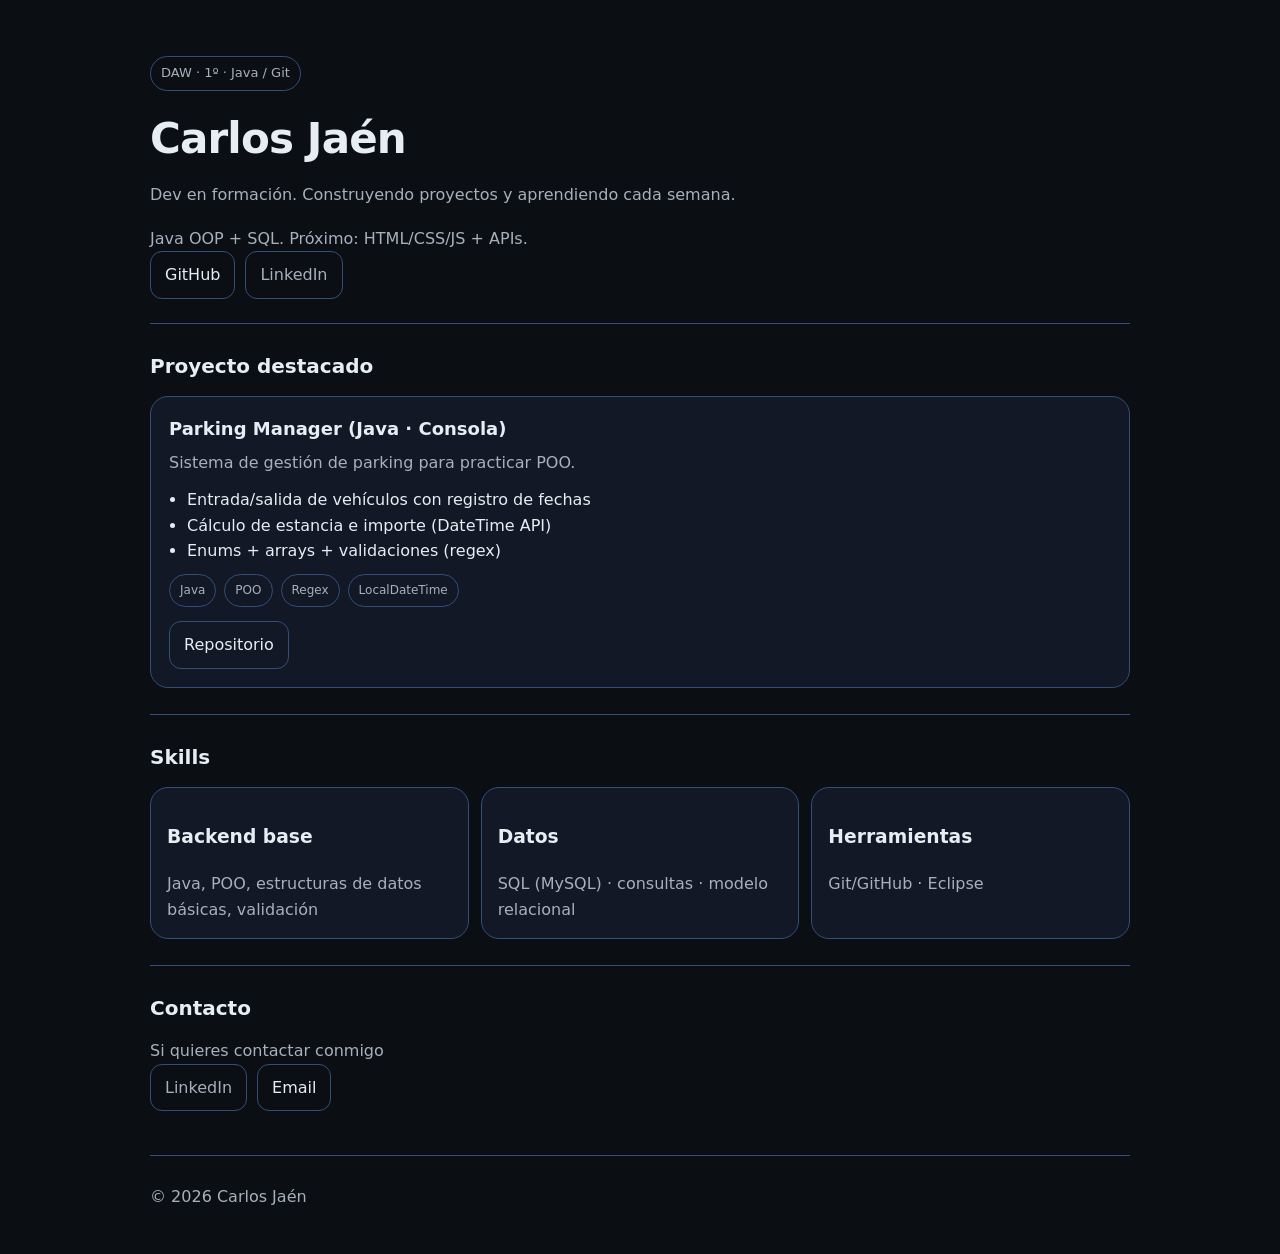
<file: index.html>
<!doctype html>
<html lang="es">
<head>
  <meta charset="utf-8" />
  <meta name="viewport" content="width=device-width, initial-scale=1" />
  <title>Carlos Jaén — Portfolio</title>
  <meta name="description" content="Portfolio de Carlos Jaén (DAW). Proyectos en Java y desarrollo web." />
  <link rel="stylesheet" href="style.css" />
</head>
<body>
  <header class="container header">
    <div>
      <p class="badge">DAW · 1º · Java / Git</p>
      <h1>Carlos Jaén</h1>
      <p class="subtitle">Dev en formación. Construyendo proyectos y aprendiendo cada semana.</p>
      <p class="muted">Java OOP + SQL. Próximo: HTML/CSS/JS + APIs.</p>  
      <div class="links">
        <a class="btn" href="https://github.com/carlosjaen4d-design" target="_blank" rel="noreferrer">GitHub</a>
        <a class="btn secondary" href="www.linkedin.com/in/carlos-francisco-jaén-palacios-794130180" target="_blank" rel="noreferrer">LinkedIn</a>
      </div>
    </div>
  </header>

  <main class="container">
    <section class="section">
      <h2>Proyecto destacado</h2>

      <article class="card">
        <div class="card-top">
          <h3>Parking Manager (Java · Consola)</h3>
          <p class="muted">Sistema de gestión de parking para practicar POO.</p>
        </div>

        <ul class="bullets">
          <li>Entrada/salida de vehículos con registro de fechas</li>
          <li>Cálculo de estancia e importe (DateTime API)</li>
          <li>Enums + arrays + validaciones (regex)</li>
        </ul>

        <div class="tags">
          <span class="tag">Java</span>
          <span class="tag">POO</span>
          <span class="tag">Regex</span>
          <span class="tag">LocalDateTime</span>
        </div>

        <div class="links">
          <a class="btn" href="https://github.com/carlosjaen4d-design/parking-poo-java" target="_blank" rel="noreferrer">Repositorio</a>
        </div>
      </article>
    </section>

    <section class="section">
      <h2>Skills</h2>
      <div class="grid">
        <div class="card small">
          <h3>Backend base</h3>
          <p class="muted">Java, POO, estructuras de datos básicas, validación</p>
        </div>
        <div class="card small">
          <h3>Datos</h3>
          <p class="muted">SQL (MySQL) · consultas · modelo relacional</p>
        </div>
        <div class="card small">
          <h3>Herramientas</h3>
          <p class="muted">Git/GitHub · Eclipse</p>
        </div>
      </div>
    </section>

    <section class="section">
      <h2>Contacto</h2>
      <p class="muted">Si quieres contactar conmigo</p>
      <div class="links">
        <a class="btn secondary" href="https://www.linkedin.com/in/carlos-francisco-jaén-palacios-794130180" target="_blank" rel="noreferrer">LinkedIn</a>
        <a class="btn" href="mailto:jobscarlosjaen@gmail.com">Email</a>
      </div>
    </section>

    <footer class="footer">
      <p class="muted">© <span id="y"></span> Carlos Jaén</p>
    </footer>
  </main>

  <script>
    document.getElementById("y").textContent = new Date().getFullYear();
  </script>
</body>
</html>
</file>
<file: style.css>
:root{
  --bg:#0b0f14;
  --card:#121826;
  --text:#e6edf3;
  --muted:#a7b0bb;
  --line:#324f7b;
  --accent:#94b4ff;
}

*{box-sizing:border-box}
body{
  margin:0;
  font-family: ui-sans-serif, system-ui, -apple-system, Segoe UI, Roboto, Arial;
  background:var(--bg);
  color:var(--text);
  line-height:1.6;
}

.container{
  width:min(980px, 92%);
  margin:0 auto;
}

.header{
  padding:56px 0 24px;
}

.badge{
  display:inline-block;
  padding:6px 10px;
  border:1px solid var(--line);
  border-radius:999px;
  color:var(--muted);
  font-size:13px;
  margin:0 0 14px;
}

h1{
  margin:0;
  font-size:42px;
  letter-spacing:-0.02em;
}

.subtitle{
  margin:10px 0 18px;
  color:var(--muted);
  max-width:62ch;
}

.section{
  padding:26px 0;
  border-top:1px solid var(--line);
}

h2{
  margin:0 0 14px;
  font-size:20px;
}

.card{
  background:var(--card);
  border:1px solid var(--line);
  border-radius:18px;
  padding:18px;
}

.card.small{
  padding:16px;
}

.card-top h3{
  margin:0;
  font-size:18px;
}

.muted{ color:var(--muted); margin:6px 0 0; }

.bullets{
  margin:12px 0 10px;
  padding-left:18px;
  color:var(--text);
}

.tags{
  display:flex;
  flex-wrap:wrap;
  gap:8px;
  margin:10px 0 14px;
}

.tag{
  border:1px solid var(--line);
  border-radius:999px;
  padding:6px 10px;
  font-size:12px;
  color:var(--muted);
}

.links{
  display:flex;
  gap:10px;
  flex-wrap:wrap;
}

.btn{
  display:inline-block;
  text-decoration:none;
  padding:10px 14px;
  border-radius:12px;
  border:1px solid var(--line);
  background:transparent;
  color:var(--text);
}

.btn:hover{ border-color:var(--accent); }

.btn.secondary{
  color:var(--muted);
}

.grid{
  display:grid;
  grid-template-columns: repeat(3, 1fr);
  gap:12px;
}

.footer{
  padding:22px 0 44px;
  border-top:1px solid var(--line);
  margin-top:18px;
}

@media (max-width: 820px){
  h1{font-size:34px;}
  .grid{grid-template-columns: 1fr;}
}
</file>
